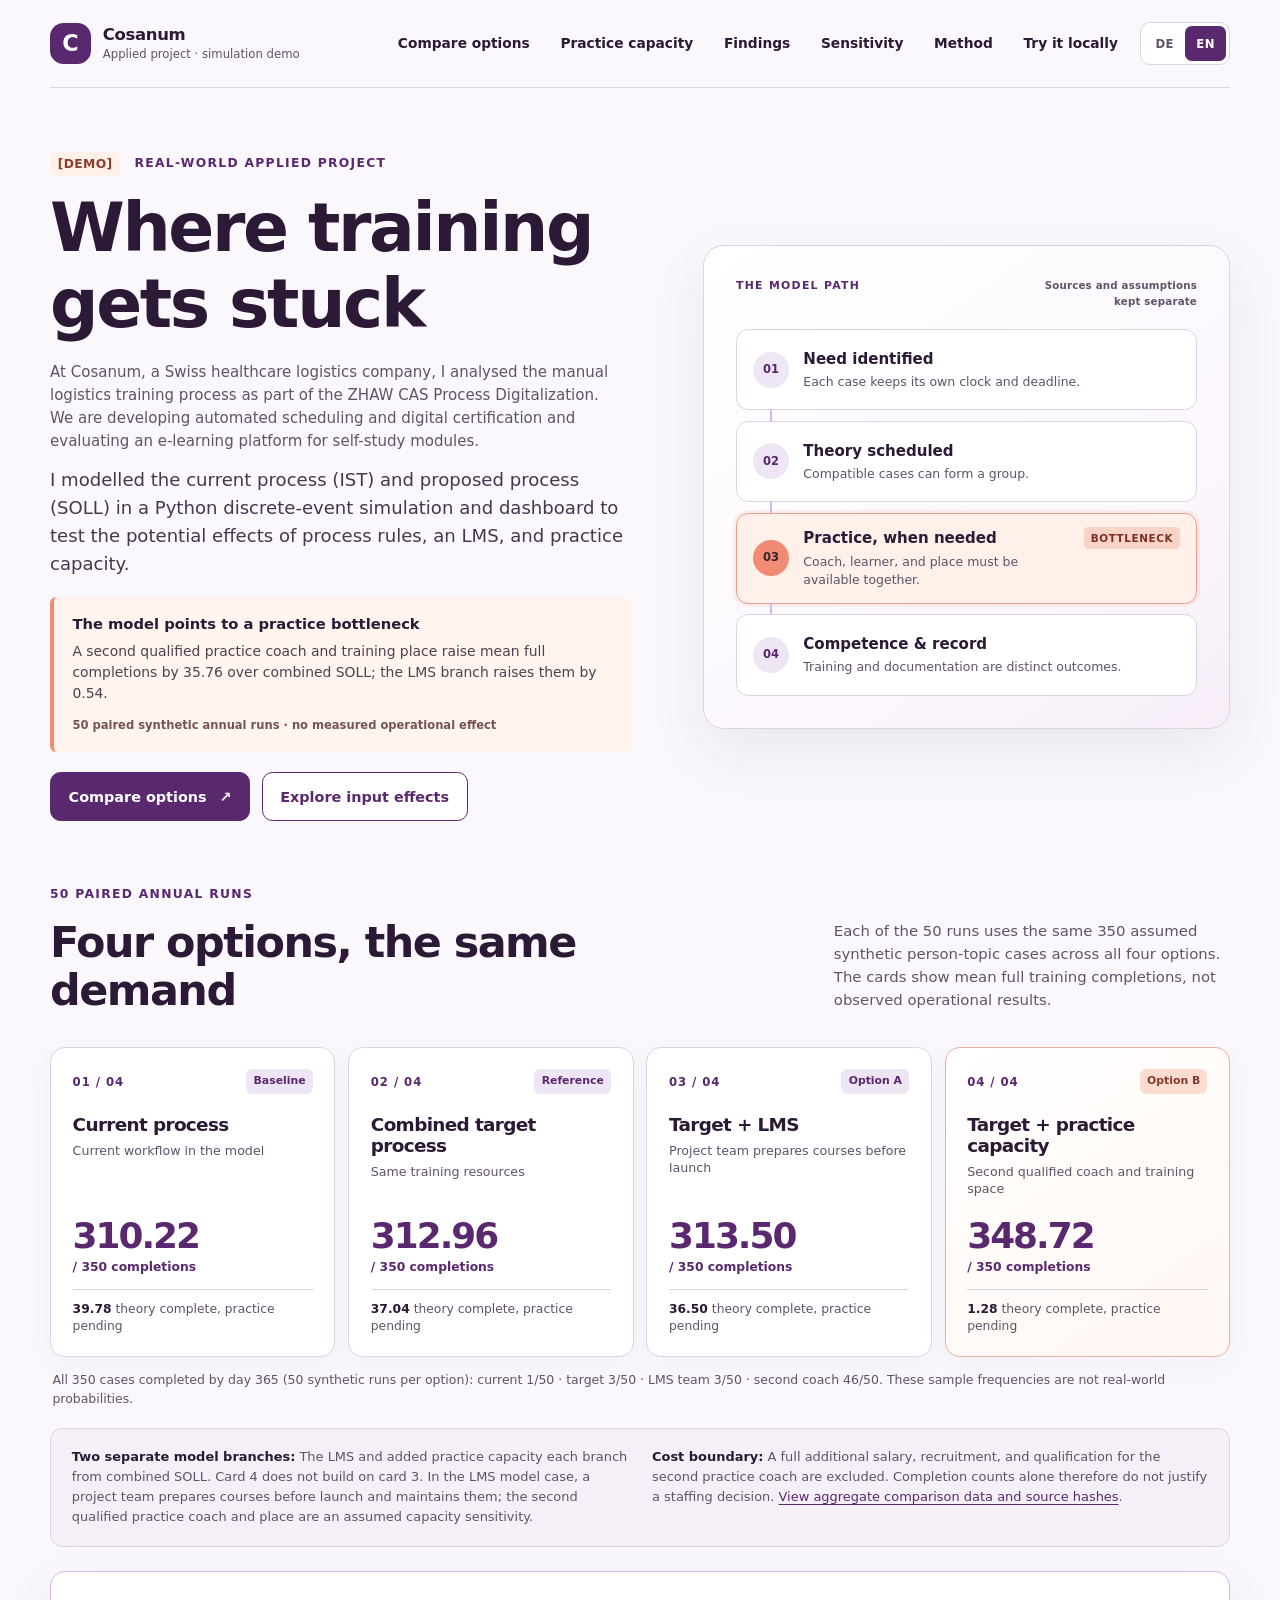
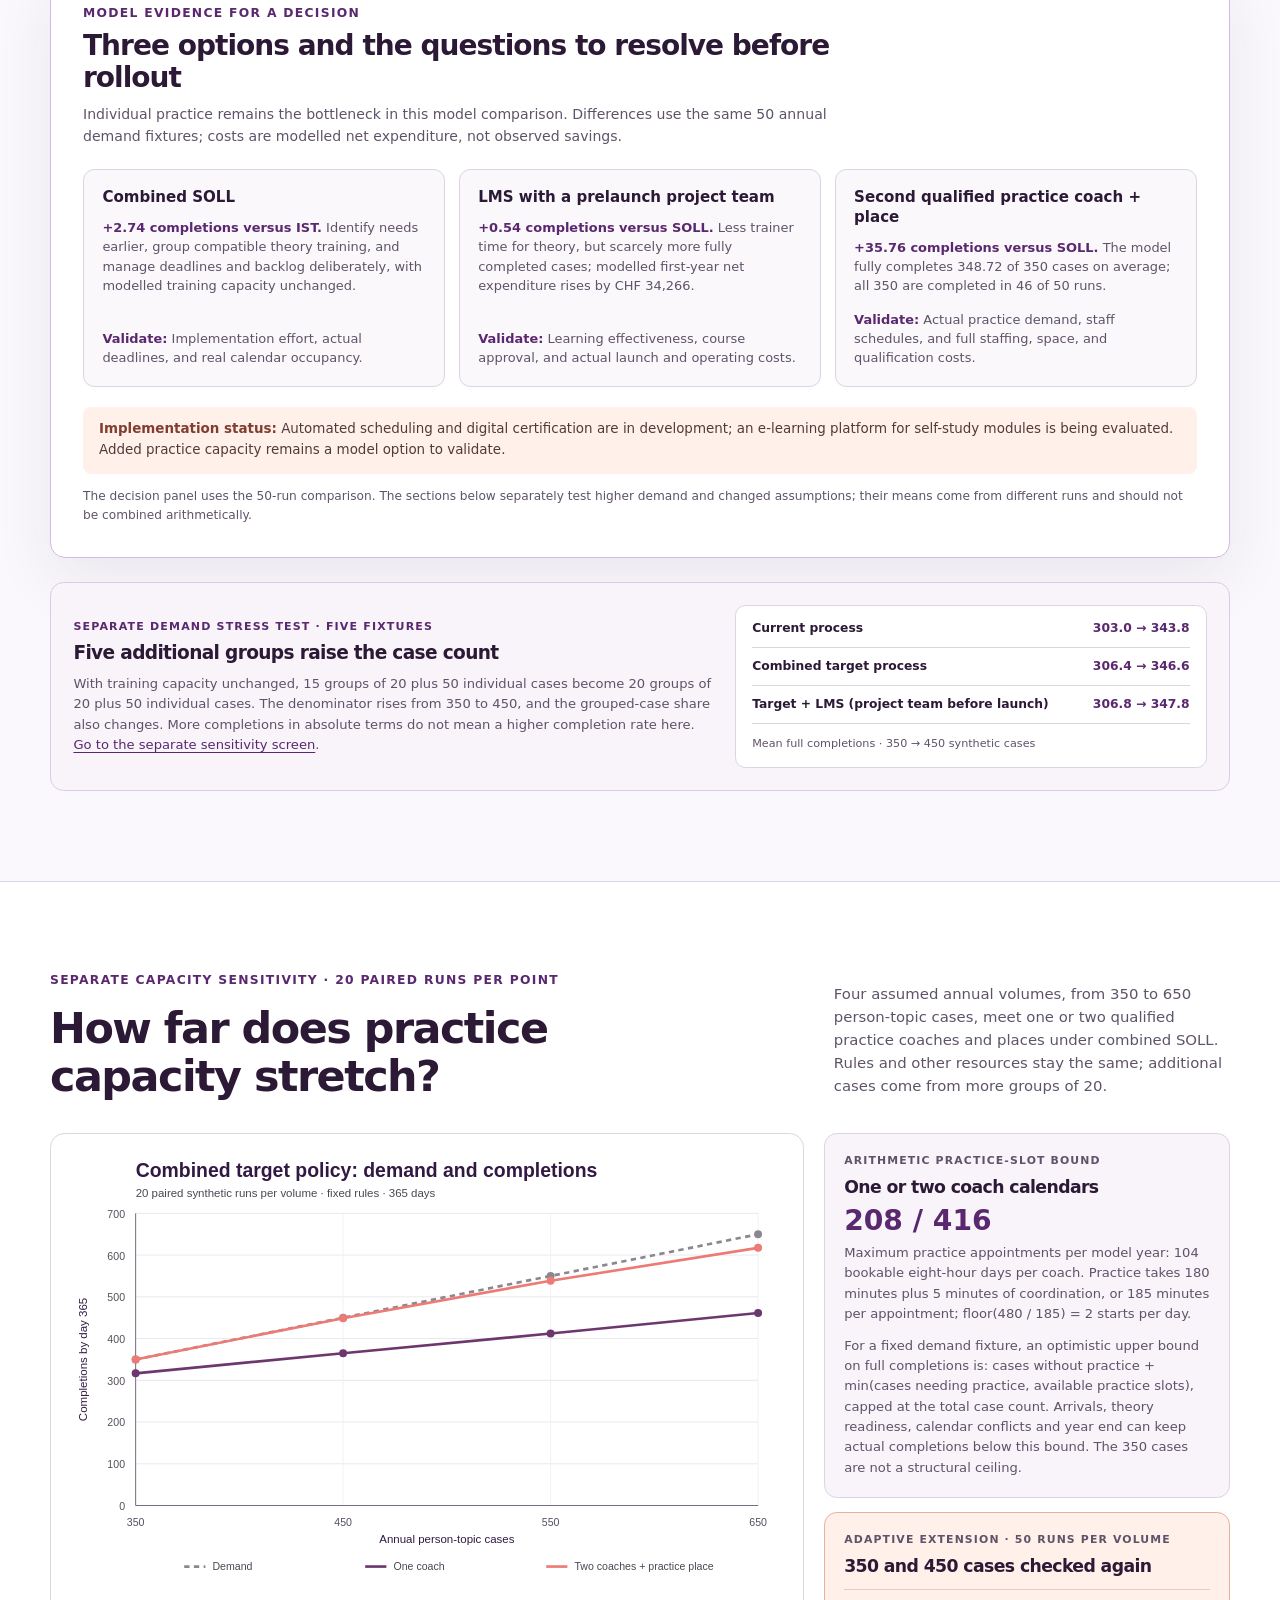
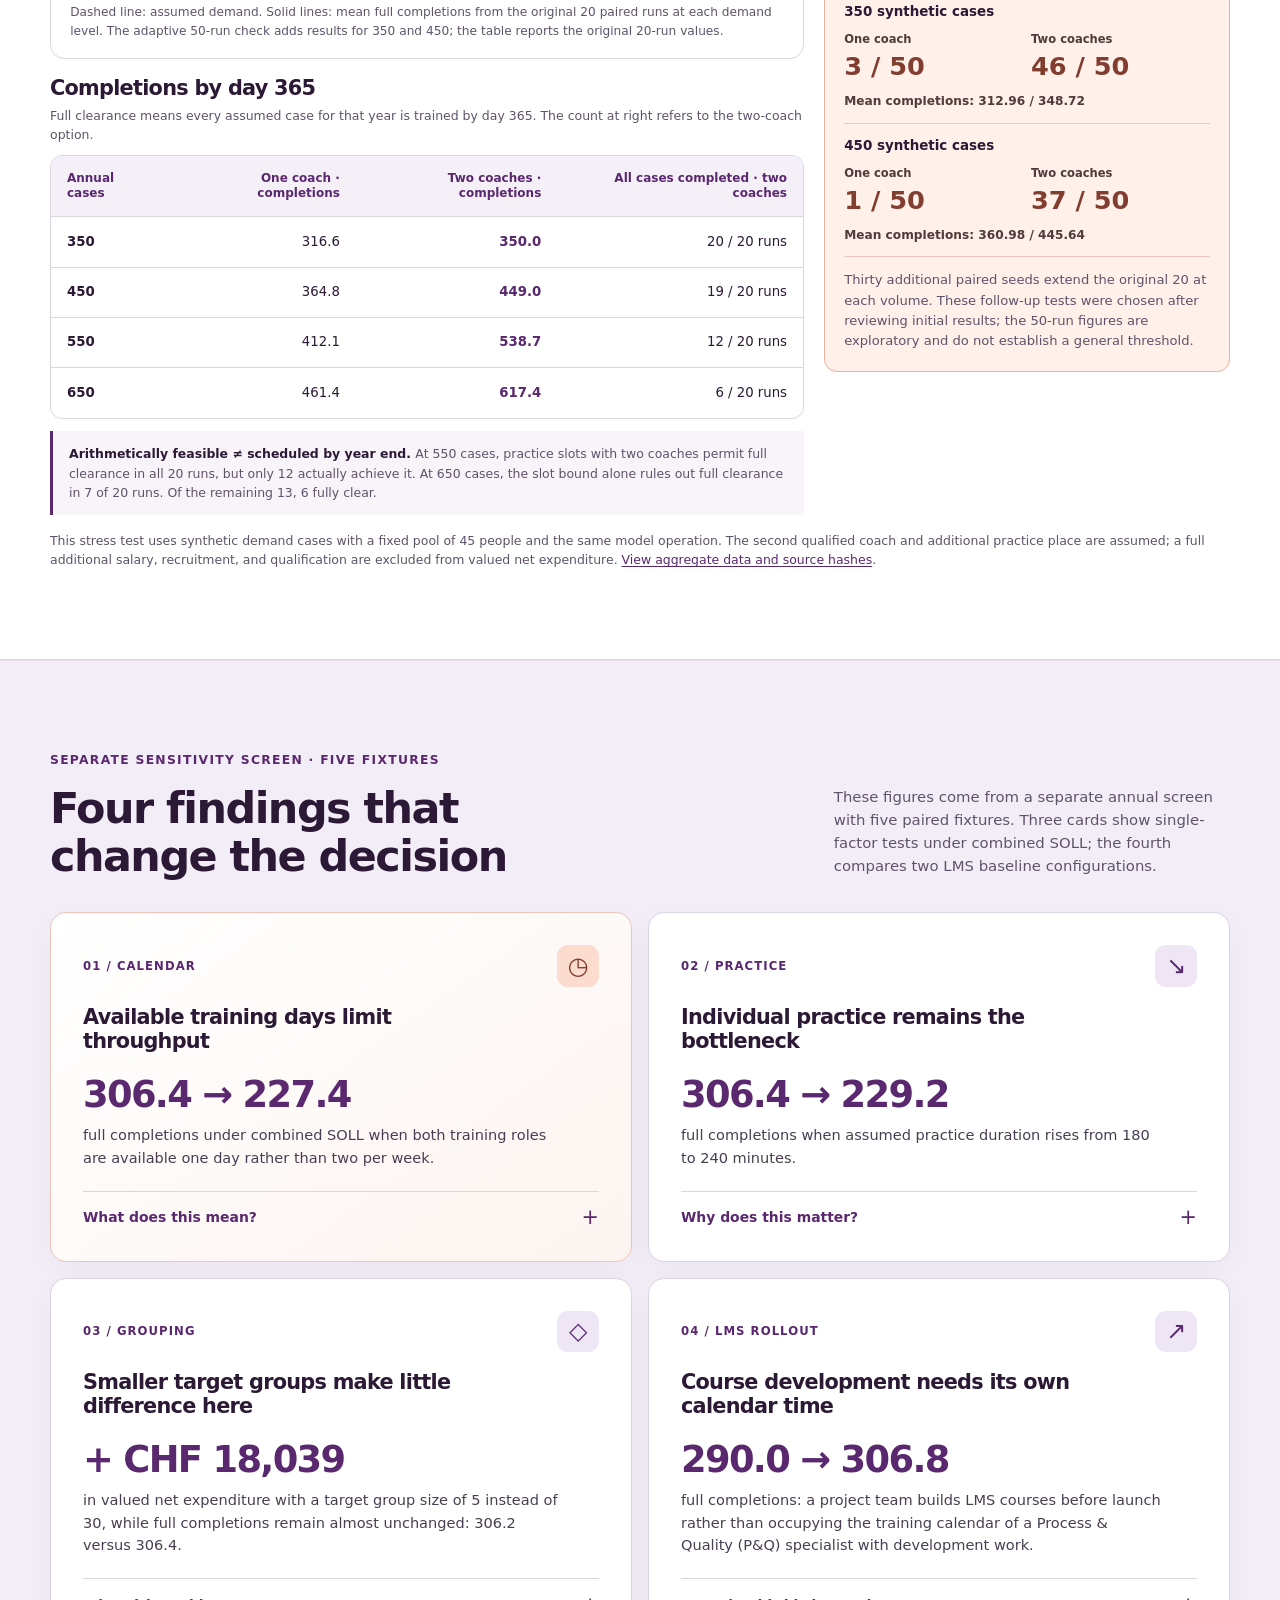
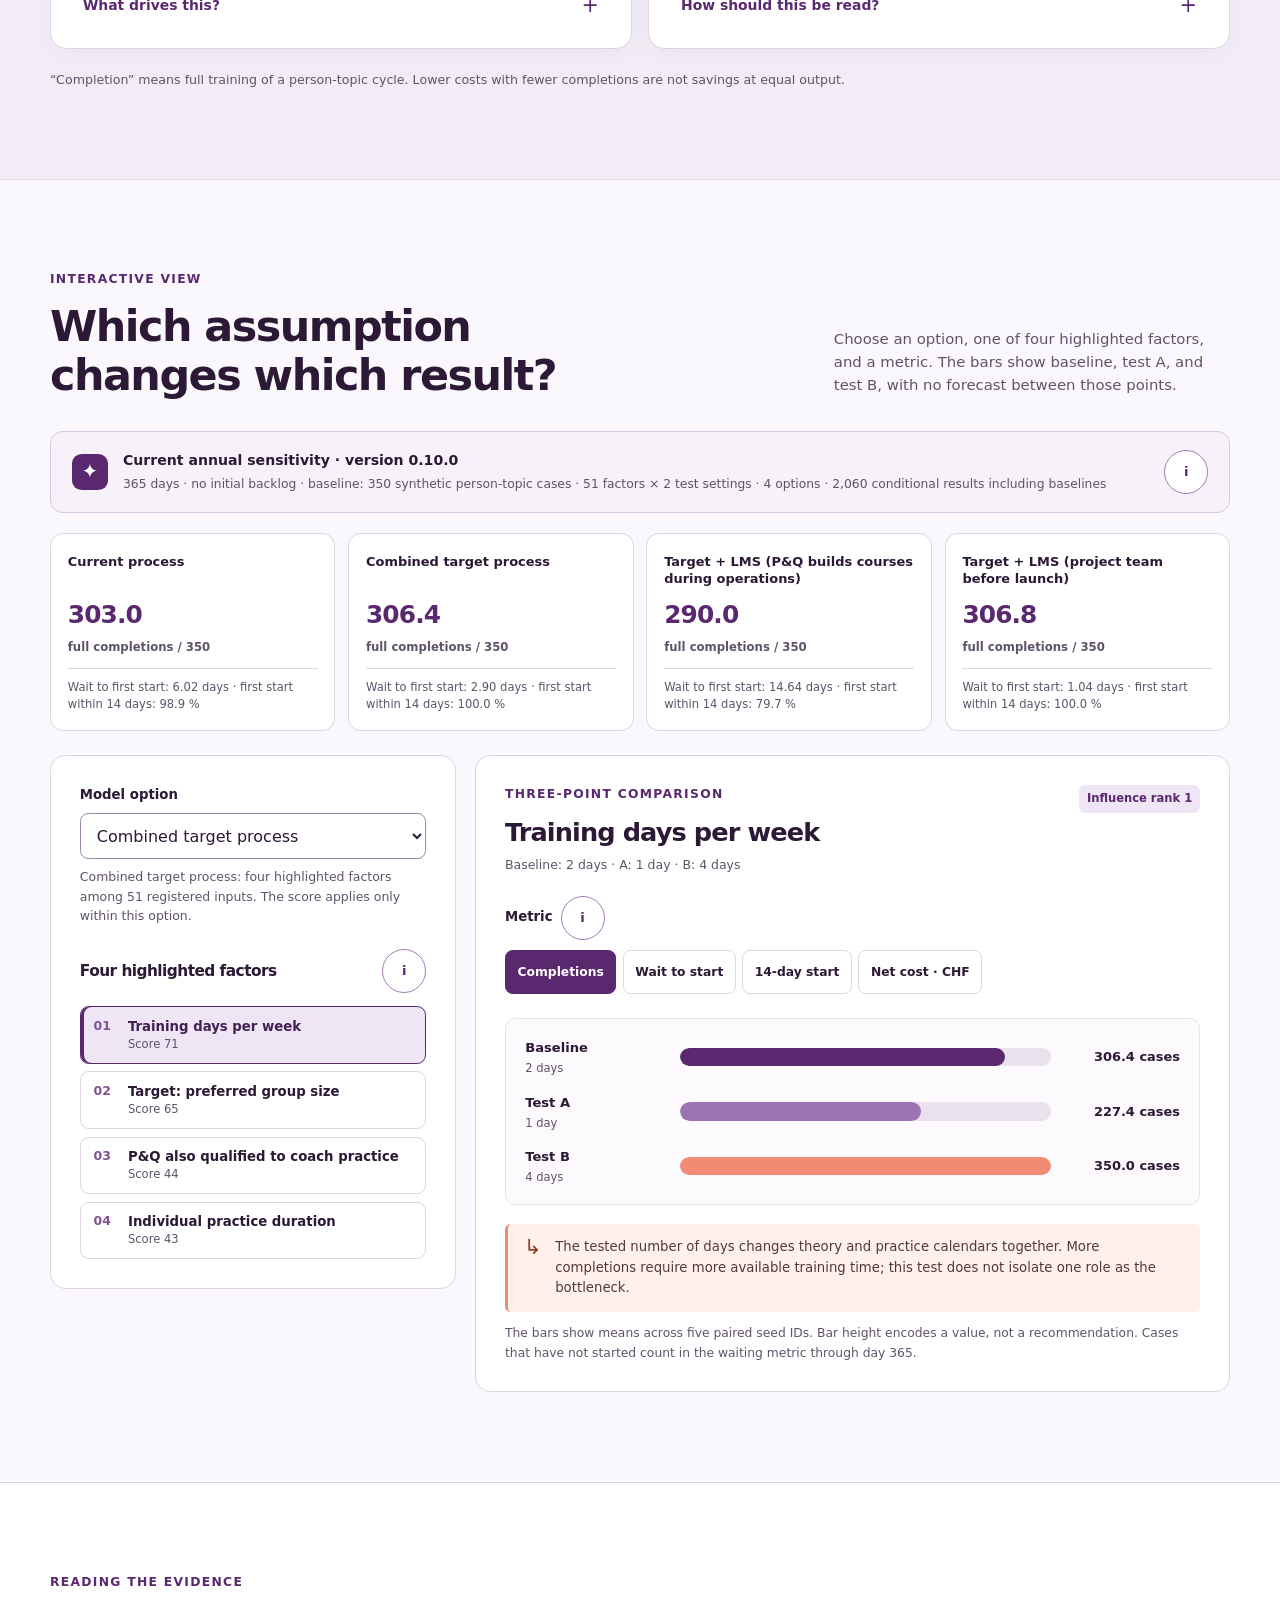
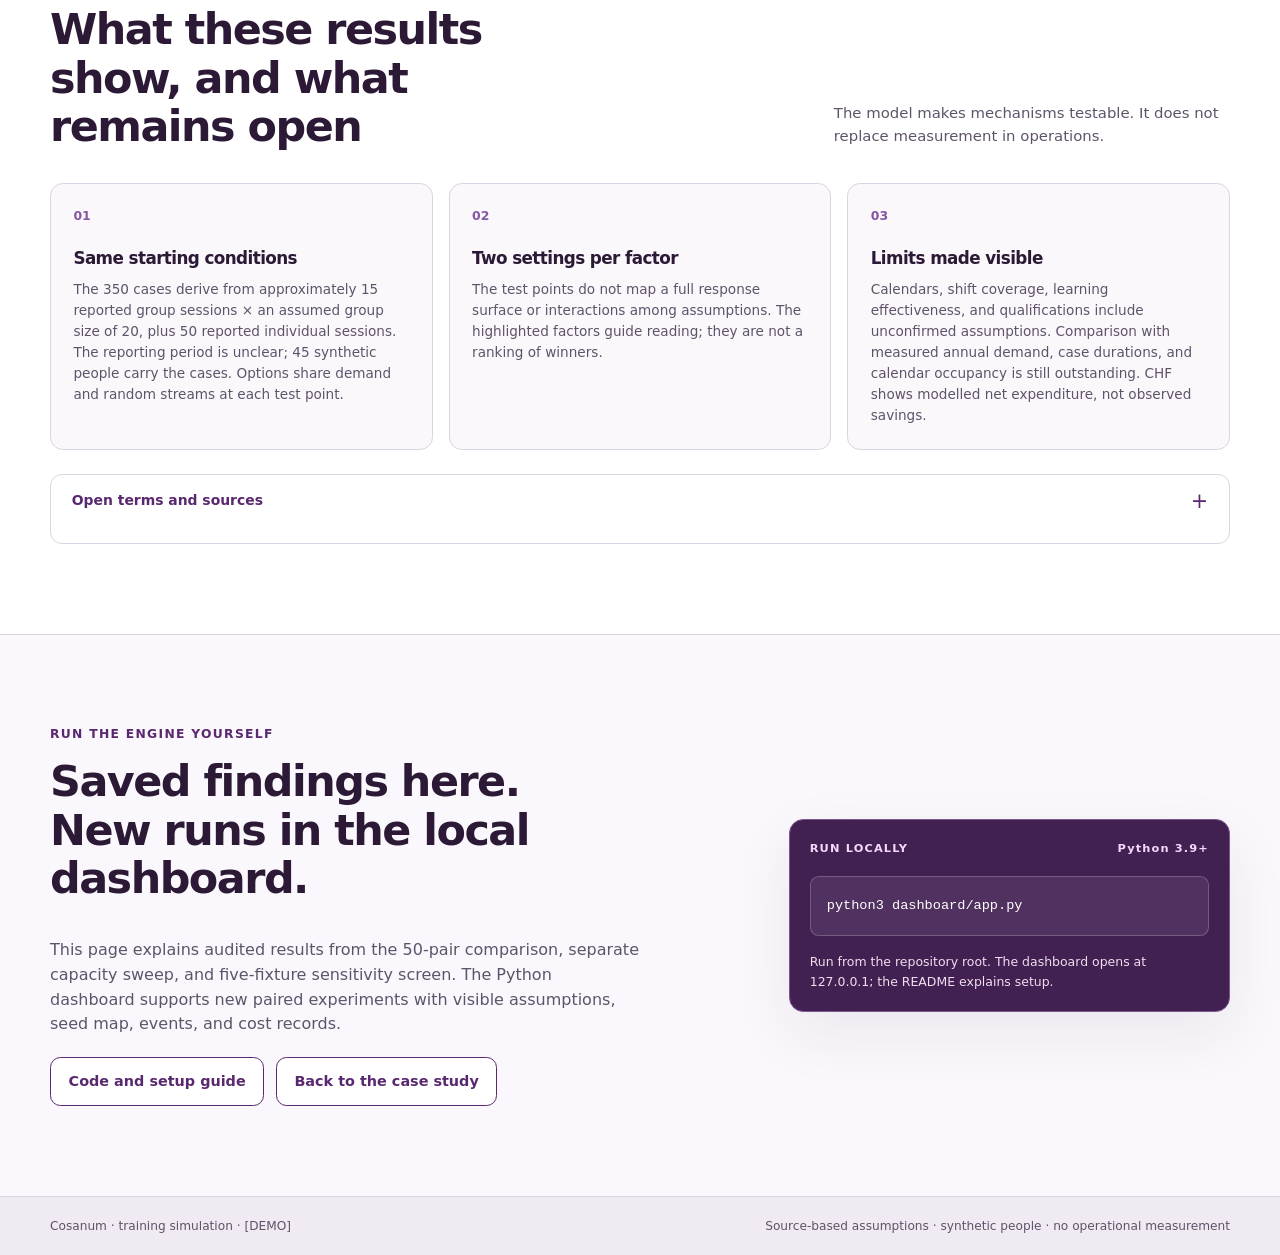
<file: site/index.html>
<!doctype html>
<html lang="de">
<head>
  <meta charset="utf-8">
  <meta name="viewport" content="width=device-width, initial-scale=1">
  <meta name="theme-color" content="#f8f5fa">
  <meta name="description" data-i18n-attr="content" content="Cosanum-Praxisprojekt im ZHAW CAS Process Digitalization: Simulation des manuellen Schulungsprozesses als Grundlage für Terminplanung, digitale Zertifizierung und E-Learning-Prüfung.">
  <title>Cosanum · Fallstudie zur Schulungskapazität</title>
  <link rel="icon" type="image/svg+xml" href="favicon.svg">
  <link rel="stylesheet" href="styles.css">
  <script src="i18n.js" defer></script>
  <script src="app.js" defer></script>
</head>
<body>
  <a class="skip-link" href="#main" data-i18n-text>Zum Inhalt springen</a>
  <header class="site-header">
    <a class="brand" href="#top" data-i18n-attr="aria-label" aria-label="Cosanum Fallstudie, zum Anfang">
      <span class="brand-mark" aria-hidden="true" data-i18n-text>C</span>
      <span><strong data-i18n-text>Cosanum</strong><small data-i18n-text>Praxisprojekt · Simulationsdemo</small></span>
    </a>
    <nav data-i18n-attr="aria-label" aria-label="Hauptnavigation">
      <a href="#comparison" data-i18n-text>Variantenvergleich</a>
      <a href="#frontier" data-i18n-text>Praxiskapazität</a>
      <a href="#lessons" data-i18n-text>Erkenntnisse</a>
      <a href="#explore" data-i18n-text>Sensitivität</a>
      <a href="#method" data-i18n-text>Methode</a>
      <a href="#local" data-i18n-text>Selbst testen</a>
    </nav>
    <div class="language-switch" role="group" data-i18n-attr="aria-label" aria-label="Sprache wählen">
      <button type="button" data-language="de" lang="de" data-i18n-attr="aria-label" aria-label="Deutsch anzeigen" aria-pressed="true" data-i18n-text>DE</button>
      <button type="button" data-language="en" lang="en" data-i18n-attr="aria-label" aria-label="Englisch anzeigen" aria-pressed="false" data-i18n-text>EN</button>
    </div>
  </header>

  <main id="main">
    <section class="hero wrap" id="top" aria-labelledby="hero-title">
      <div class="hero-copy">
        <p class="eyebrow" data-i18n-text><span class="demo-pill" data-i18n-text>[DEMO]</span> Reales Praxisprojekt</p>
        <h1 id="hero-title" data-i18n-text>Wo Schulungen ins Stocken geraten</h1>
        <p class="hero-context" data-i18n-text>Bei Cosanum, einem Schweizer Gesundheitslogistiker, analysierte ich im CAS Process Digitalization an der ZHAW den manuellen Schulungsprozess der Logistik. Wir entwickeln automatisierte Terminplanung und digitale Zertifizierung und prüfen eine E-Learning-Plattform für Selbstlernmodule.</p>
        <p class="lead" data-i18n-text>Ich habe IST und SOLL in einer Python-Ereignissimulation und einem Dashboard modelliert, um Effizienzpotenziale von Prozessregeln, LMS und Praxiskapazität zu prüfen.</p>
        <div class="hero-result"><strong data-i18n-text>Das Modell zeigt einen Praxisengpass</strong><p data-i18n-text>Eine zweite qualifizierte Praxisbegleitung samt Platz erhöht vollständige Abschlüsse im Mittel um 35.76 gegenüber dem kombinierten SOLL; LMS um 0.54.</p><small data-i18n-text>50 gepaarte synthetische Jahresläufe · keine gemessene Betriebswirkung</small></div>
        <div class="hero-actions"><a class="button primary" href="#comparison" data-i18n-text>Varianten vergleichen <span aria-hidden="true">↗</span></a><a class="button secondary" href="#explore" data-i18n-text>Einflussgrössen erkunden</a></div>
      </div>
      <div class="hero-visual" data-i18n-attr="aria-label" aria-label="Modellweg vom Schulungsbedarf bis zum Abschluss">
        <div class="visual-top"><span data-i18n-text>DER MODELLWEG</span><span class="visual-status" data-i18n-text>Quelle + Annahme getrennt</span></div>
        <ol class="process-flow">
          <li><span class="step-no">01</span><div><strong data-i18n-text>Bedarf erkannt</strong><small data-i18n-text>Jeder Fall behält seine eigene Uhr und Frist.</small></div></li>
          <li><span class="step-no">02</span><div><strong data-i18n-text>Theorie geplant</strong><small data-i18n-text>Kompatible Fälle können eine Gruppe bilden.</small></div></li>
          <li class="flow-focus"><span class="step-no">03</span><div><strong data-i18n-text>Praxis, falls nötig</strong><small data-i18n-text>Coach, Person und Ort müssen gleichzeitig frei sein.</small></div><span class="focus-label" data-i18n-text>Engpass</span></li>
          <li><span class="step-no">04</span><div><strong data-i18n-text>Kompetenz &amp; Nachweis</strong><small data-i18n-text>Schulung und Dokumentation sind getrennte Ergebnisse.</small></div></li>
        </ol>
      </div>
    </section>

    <section class="section comparison-section" id="comparison" aria-labelledby="comparison-title">
      <div class="wrap">
        <div class="section-heading"><div><p class="eyebrow" data-i18n-text>50 GEPAARTE JAHRESLÄUFE</p><h2 id="comparison-title" data-i18n-text>Vier Varianten, derselbe Bedarf</h2></div><p data-i18n-text>Jeder der 50 Läufe nutzt dieselben 350 angenommenen synthetischen Person-Thema-Fälle für alle vier Varianten. Die Karten zeigen mittlere vollständige Schulungsabschlüsse, keine beobachteten Betriebsergebnisse.</p></div>
        <div class="comparison-grid" id="comparison-grid" data-i18n-attr="aria-label" aria-label="Vergleich von vier Modellvarianten"><p data-i18n-text>Geprüfte Vergleichswerte werden geladen …</p></div>
        <p class="comparison-clearance" id="comparison-clearance" data-i18n-text>Vollständige Jahresabschlüsse werden geladen …</p>
        <div class="comparison-notes">
          <p data-i18n-text><strong data-i18n-text>Zwei getrennte Modellvarianten:</strong> LMS und zusätzliche Praxiskapazität starten jeweils beim kombinierten SOLL. Karte 4 baut nicht auf Karte 3 auf. Im LMS-Modellfall bereitet ein Projektteam Kurse vor der Einführung vor und übernimmt ihre Pflege; die zweite qualifizierte Praxisbegleitung samt Platz ist eine angenommene Kapazitätssensitivität.</p>
          <p data-i18n-text><strong data-i18n-text>Kostengrenze:</strong> Ein volles zusätzliches Gehalt, Rekrutierung und Qualifizierung der zweiten Praxisbegleitung sind nicht eingepreist. Die Abschlusszahlen allein begründen daher keine Personalentscheidung. <a href="data/comparison.json" data-i18n-text>Aggregierte Vergleichsdaten und Quellen-Hashes ansehen</a>.</p>
        </div>
        <div class="decision-panel" aria-labelledby="decision-title">
          <div class="decision-intro"><p class="eyebrow" data-i18n-text>ENTSCHEIDUNGSGRUNDLAGE AUS DEM MODELL</p><h3 id="decision-title" data-i18n-text>Drei Optionen und ihre offenen Fragen für die Umsetzung</h3><p data-i18n-text>Im modellierten Vergleich ist die individuelle Praxis der verbleibende Engpass. Die Differenzen beziehen sich auf dieselben 50 Jahreslagen; die Kosten sind modellierter Nettoaufwand, keine beobachteten Einsparungen.</p></div>
          <div class="decision-list">
            <article><h4 data-i18n-text>Kombiniertes SOLL</h4><p data-i18n-text><strong data-i18n-text>+2.74 Abschlüsse gegenüber IST.</strong> Bedarf früher erkennen, geeignete Theorie gruppieren und Fristen sowie Rückstände gezielt steuern – mit unveränderter modellierter Schulungskapazität.</p><p class="decision-check" data-i18n-text><strong data-i18n-text>Prüfen:</strong> Umsetzungsaufwand, echte Fristen und reale Kalenderbelegung.</p></article>
            <article><h4 data-i18n-text>LMS mit Projektteam vor Einführung</h4><p data-i18n-text><strong data-i18n-text>+0.54 Abschlüsse gegenüber SOLL.</strong> Weniger Trainerzeit für Theorie, aber kaum mehr vollständige Fälle; der modellierte Nettoaufwand im ersten Jahr steigt um CHF 34’266.</p><p class="decision-check" data-i18n-text><strong data-i18n-text>Prüfen:</strong> Lernwirksamkeit, Kursfreigabe und tatsächliche Einführungs- und Betriebskosten.</p></article>
            <article><h4 data-i18n-text>Zweite qualifizierte Praxisbegleitung + Platz</h4><p data-i18n-text><strong data-i18n-text>+35.76 Abschlüsse gegenüber SOLL.</strong> Im Modell werden 348.72 von 350 Fällen vollständig abgeschlossen; in 46 von 50 Läufen alle 350.</p><p class="decision-check" data-i18n-text><strong data-i18n-text>Prüfen:</strong> Reale Praxisnachfrage, Dienstplan und volle Personal-, Raum- und Qualifizierungskosten.</p></article>
          </div>
          <p class="decision-next" data-i18n-text><strong data-i18n-text>Stand der Umsetzung:</strong> Automatisierte Terminplanung und digitale Zertifizierung sind in Entwicklung; eine E-Learning-Plattform für Selbstlernmodule wird evaluiert. Zusätzliche Praxiskapazität bleibt eine zu validierende Modelloption.</p>
          <p class="decision-study-note" data-i18n-text>Die Entscheidungstabelle nutzt den 50-Läufe-Vergleich. Die Abschnitte darunter prüfen separat höhere Nachfrage und veränderte Annahmen; ihre Mittelwerte stammen aus anderen Testläufen und sind nicht direkt miteinander zu verrechnen.</p>
        </div>
        <aside class="volume-stress" aria-labelledby="volume-stress-title">
          <div><p class="eyebrow" data-i18n-text>SEPARATER NACHFRAGE-STRESSTEST · FÜNF AUSGANGSLAGEN</p><h3 id="volume-stress-title" data-i18n-text>Fünf weitere Gruppen erhöhen die Fallzahl</h3><p data-i18n-text>Bei gleicher Schulungskapazität werden aus 15 Gruppen à 20 plus 50 Einzelfällen 20 Gruppen à 20 plus 50 Einzelfälle. Der Nenner steigt von 350 auf 450; zugleich verschiebt sich der Anteil gruppierter Fälle. Mehr absolute Abschlüsse bedeuten hier keine höhere Abschlussquote. <a href="#explore" data-i18n-text>Zum separaten Sensitivitätsscreen</a>.</p></div>
          <div class="volume-values" id="volume-stress-values" data-i18n-attr="aria-label" aria-label="Abschlüsse bei 350 und 450 Fällen"><p data-i18n-text>Gespeicherte Stresswerte werden geladen …</p></div>
        </aside>
      </div>
    </section>

    <section class="section frontier-section" id="frontier" aria-labelledby="frontier-title">
      <div class="wrap">
        <div class="section-heading"><div><p class="eyebrow" data-i18n-text>SEPARATE KAPAZITÄTSSENSITIVITÄT · 20 GEPAARTE LÄUFE JE PUNKT</p><h2 id="frontier-title" data-i18n-text>Wie weit reicht die Praxiskapazität?</h2></div><p data-i18n-text>Vier angenommene Jahresmengen von 350 bis 650 Person-Thema-Fällen treffen im kombinierten SOLL auf einen oder zwei qualifizierte Praxis-Coaches samt Plätzen. Regeln und übrige Ressourcen bleiben gleich; zusätzliche Fälle entstehen durch weitere 20er-Gruppen.</p></div>
        <div class="frontier-layout">
          <div class="frontier-primary">
            <figure class="frontier-figure"><img src="data/completion_frontier.svg" data-i18n-attr="alt src" alt="Linienvergleich der ursprünglichen 20 gepaarten Jahresläufe je Bedarfsmenge: Zwei Praxis-Coaches liegen an allen vier Punkten über einem Coach. Bei 350 Fällen erreicht die Zwei-Coach-Kurve die Nachfrage; der separate 50-Läufe-Check zeigt ein anderes Mittel." width="820" height="505" loading="lazy"><figcaption data-i18n-text>Gestrichelte Linie: angenommener Bedarf. Durchgezogene Linien: mittlere vollständige Abschlüsse aus den ursprünglichen 20 gepaarten Läufen je Nachfragepunkt. Der adaptive 50-Läufe-Check ergänzt die Werte für 350 und 450; die Tabelle nennt die ursprünglichen 20er-Werte.</figcaption></figure>
            <div class="frontier-table-intro"><h3 data-i18n-text>Abschlüsse bis Tag 365</h3><p data-i18n-text>Vollständig frei bedeutet: Alle angenommenen Fälle dieses Jahres sind bis Tag 365 geschult. Die Anzahl rechts bezieht sich auf die Variante mit zwei Praxis-Coaches.</p><p class="frontier-scroll-hint" data-i18n-text>Tabelle seitlich wischen oder mit Pfeiltasten verschieben.</p></div>
            <div class="frontier-table-scroll" id="frontier-table" role="region" tabindex="0" data-i18n-attr="aria-label" aria-label="Tabelle der vollständigen Abschlüsse nach Jahresmenge und Praxis-Coaches"><p data-i18n-text>Geprüfte Kapazitätswerte werden geladen …</p></div>
            <p class="frontier-arithmetic" id="frontier-arithmetic" data-i18n-text>Der Vergleich von rechnerischer Termingrenze und tatsächlicher Planung wird geladen …</p>
          </div>
          <div class="frontier-aside">
            <div class="frontier-bound" id="frontier-bound"><p data-i18n-text>Geprüfte Kalendergrenzen werden geladen …</p></div>
            <div class="frontier-confirmation" id="frontier-confirmation" aria-live="polite"><p data-i18n-text>Die zusätzlichen Checks bei 350 und 450 Fällen werden geladen …</p></div>
          </div>
        </div>
        <p class="frontier-footnote" data-i18n-text>Dieser Stresstest nutzt synthetische Bedarfsfälle bei festem 45-Personen-Pool und gleichem Modellbetrieb. Die zweite Fachperson und der zusätzliche Praxisplatz sind angenommen; ein volles zusätzliches Gehalt sowie Rekrutierung und Qualifizierung sind im bewerteten Nettoaufwand nicht enthalten. <a href="data/frontier.json" data-i18n-text>Aggregierte Daten und Quellen-Hashes ansehen</a>.</p>
      </div>
    </section>

    <section class="section section-soft" id="lessons" aria-labelledby="lessons-title">
      <div class="wrap">
        <div class="section-heading"><div><p class="eyebrow" data-i18n-text>SEPARATER SENSITIVITÄTSSCREEN · FÜNF AUSGANGSLAGEN</p><h2 id="lessons-title" data-i18n-text>Vier Befunde, die den Entscheid verändern</h2></div><p data-i18n-text>Diese Zahlen stammen aus einem separaten jährlichen Screen mit fünf gepaarten Ausgangslagen. Drei Karten zeigen Einzelfaktor-Tests im kombinierten SOLL; die vierte vergleicht zwei LMS-Basiskonfigurationen.</p></div>
        <div class="lesson-grid">
          <article class="lesson-card featured">
            <div class="card-top"><span class="card-index" data-i18n-text>01 / Kalender</span><span class="card-symbol" aria-hidden="true">◷</span></div>
            <h3 data-i18n-text>Verfügbare Trainingstage begrenzen den Durchsatz</h3>
            <p class="lesson-value"><strong>306.4 → 227.4</strong><span data-i18n-text>volle Abschlüsse bei kombiniertem SOLL, wenn beide Trainingsrollen statt zwei nur einen Tag pro Woche verfügbar sind.</span></p>
            <details class="explain"><summary data-i18n-text>Was bedeutet das? <span aria-hidden="true">+</span></summary><p data-i18n-text>Bei vier Tagen erreicht derselbe Test 350 Abschlüsse. Der Faktor ändert die Kalender von Theorie und Praxis zugleich; er beweist keinen isolierten Personalbedarf.</p></details>
          </article>
          <article class="lesson-card">
            <div class="card-top"><span class="card-index" data-i18n-text>02 / Praxis</span><span class="card-symbol" aria-hidden="true">↘</span></div>
            <h3 data-i18n-text>Individuelle Praxis bleibt der Engpass</h3>
            <p class="lesson-value"><strong>306.4 → 229.2</strong><span data-i18n-text>volle Abschlüsse, wenn die angenommene Praxisdauer von 180 auf 240 Minuten steigt.</span></p>
            <details class="explain"><summary data-i18n-text>Warum ist das wichtig? <span aria-hidden="true">+</span></summary><p data-i18n-text>Bei 120 Minuten entstehen 348.2 Abschlüsse. Das ist ein Testbereich für Arbeitslast, keine gemessene Verkürzung durch eine neue Schulungsmethode.</p></details>
          </article>
          <article class="lesson-card">
            <div class="card-top"><span class="card-index" data-i18n-text>03 / Gruppierung</span><span class="card-symbol" aria-hidden="true">◇</span></div>
            <h3 data-i18n-text>Kleinere Zielgruppen helfen hier kaum</h3>
            <p class="lesson-value"><strong data-i18n-text>+ CHF 18’039</strong><span data-i18n-text>bewerteter Nettoaufwand bei Zielgrösse 5 statt 30, während volle Abschlüsse nahezu gleich bleiben: 306.2 statt 306.4.</span></p>
            <details class="explain"><summary data-i18n-text>Was steckt dahinter? <span aria-hidden="true">+</span></summary><p data-i18n-text>Die begrenzte Erststart-Wartezeit steigt von 2.90 auf 6.05 Tage. Die physische Kapazität bleibt 45; getestet wurde nur die bevorzugte Zielgrösse.</p></details>
          </article>
          <article class="lesson-card">
            <div class="card-top"><span class="card-index" data-i18n-text>04 / LMS-Einführung</span><span class="card-symbol" aria-hidden="true">↗</span></div>
            <h3 data-i18n-text>Materialarbeit braucht eigene Kalenderzeit</h3>
            <p class="lesson-value"><strong>290.0 → 306.8</strong><span data-i18n-text>volle Abschlüsse: Ein Projektteam erstellt LMS-Kurse vor Start, statt den Schulungskalender einer Fachperson aus Process &amp; Quality (P&amp;Q) mit dem Aufbau zu belegen.</span></p>
            <details class="explain"><summary data-i18n-text>Wie ist das zu lesen? <span aria-hidden="true">+</span></summary><p data-i18n-text>Die begrenzte Erststart-Wartezeit sinkt von 14.64 auf 1.04 Tage; der bewertete Nettoaufwand im ersten Jahr steigt um CHF 4’953.17. Das Projektteam übernimmt auch die laufende Pflege. Die Variante ändert verfügbare Lehrzeit und Kursfreigabe zugleich; sie isoliert keinen einzelnen Effekt.</p></details>
          </article>
        </div>
        <p class="section-footnote" data-i18n-text>„Abschluss“ bedeutet vollständige Schulung eines Person-Thema-Zyklus. Niedrigere Kosten bei weniger Abschlüssen sind keine Einsparung bei gleicher Leistung.</p>
      </div>
    </section>

    <section class="section wrap" id="explore" aria-labelledby="explore-title">
      <div class="section-heading"><div><p class="eyebrow" data-i18n-text>INTERAKTIVER EINBLICK</p><h2 id="explore-title" data-i18n-text>Welche Annahme bewegt welches Ergebnis?</h2></div><p data-i18n-text>Wähle eine Variante, eine der vier markierten Einflussgrössen und eine Kennzahl. Die Balken zeigen Basis, Test A und Test B – keine Prognose zwischen diesen Punkten.</p></div>
      <div class="study-banner"><span class="study-icon" aria-hidden="true">✦</span><div><strong data-i18n-text>Aktuelle jährliche Sensitivität · Version 0.10.0</strong><small data-i18n-text>365 Tage · kein Altbestand · Basis: 350 synthetische Person-Thema-Fälle · 51 Faktoren × 2 Testwerte · 4 Varianten · 2’060 bedingte Ergebnisse inklusive Basis</small></div><details class="tip"><summary data-i18n-attr="aria-label" aria-label="Versuchsaufbau erklären" data-i18n-text>i</summary><p data-i18n-text>Fünf gepaarte Seed-IDs (600–604): Die vier Varianten teilen Bedarfsfälle innerhalb jedes Testpunkts. Nachfragefaktoren können die Fallzahl ändern. Die 2’060 Ergebnisse enthalten 20 Basiswerte und sind keine unabhängigen Stichproben. Hier gibt es keine Konfidenzintervalle.</p></details></div>
      <div class="baseline-grid" id="baseline-grid" data-i18n-attr="aria-label" aria-label="Basiswerte des fünf-Fixture-Screens"><p data-i18n-text>Gespeicherte Studienwerte werden geladen …</p></div>
      <div class="explorer">
        <div class="explorer-controls">
          <label class="field-label" for="scenario-select" data-i18n-text>Modellvariante</label><select id="scenario-select" aria-describedby="scenario-description"></select>
          <p id="scenario-description" class="control-note" data-i18n-text>Wähle die Variante für den Einflussindex.</p>
          <div class="factor-heading"><h3 data-i18n-text>Vier markierte Einflussgrössen</h3><details class="tip"><summary data-i18n-attr="aria-label" aria-label="Einflussindex erklären" data-i18n-text>i</summary><p data-i18n-text>Der Index vergleicht die Grösse der getesteten A/B-Reaktionen innerhalb einer Variante. Vier Kennzahlen zählen gleich. Er hängt von Testbereichen und Gewichtung ab; hohe Werte bedeuten weder Nutzen noch eine statistisch gesicherte Rangfolge.</p></details></div>
          <div id="factor-list" class="factor-list" role="group" data-i18n-attr="aria-label" aria-label="Einflussgrösse wählen"></div>
        </div>
        <div class="explorer-result" aria-live="polite">
          <div class="result-head"><div><p class="eyebrow" data-i18n-text>VERGLEICH VON DREI PUNKTEN</p><h3 id="factor-title" data-i18n-text>Einflussgrösse</h3><p id="factor-settings" class="control-note"></p></div><span id="factor-rank" class="rank-badge"></span></div>
          <div class="metric-heading"><span data-i18n-text>Kennzahl</span><details class="tip"><summary data-i18n-attr="aria-label" aria-label="Kennzahlen erklären" data-i18n-text>i</summary><p data-i18n-text><strong data-i18n-text>Abschlüsse</strong> zählen vollständig geschulte Person-Thema-Fälle. <strong data-i18n-text>Erststart-Warten</strong> zählt bei noch ungestarteten Fällen bis Tag 365. <strong data-i18n-text>14-Tage-Start</strong> nutzt nur fällige Fälle als Nenner. <strong data-i18n-text>CHF</strong> ist bewerteter Nettoaufwand: Arbeit und LMS-Portfolio abzüglich Praxisgutschrift, keine beobachtete Einsparung.</p></details></div>
          <div class="metric-tabs" id="metric-tabs" role="group" data-i18n-attr="aria-label" aria-label="Kennzahl wählen"></div>
          <div class="chart" id="factor-chart" role="img" data-i18n-attr="aria-label" aria-label="Vergleich der drei getesteten Werte"></div>
          <div class="result-insight"><span aria-hidden="true">↳</span><p id="factor-insight"></p></div>
          <p class="chart-footnote" data-i18n-text>Die Balken zeigen Mittelwerte der fünf gepaarten Seed-IDs. Die Höhe kodiert einen Wert, keine Empfehlung. Noch nicht gestartete Fälle zählen in der Wartekennzahl bis Tag 365.</p>
        </div>
      </div>
    </section>

    <section class="section section-method" id="method" aria-labelledby="method-title"><div class="wrap">
      <div class="section-heading"><div><p class="eyebrow" data-i18n-text>EVIDENZ RICHTIG LESEN</p><h2 id="method-title" data-i18n-text>Was diese Ergebnisse zeigen – und was offen bleibt</h2></div><p data-i18n-text>Das Modell macht Wirkmechanismen prüfbar. Es ersetzt keine Messung im Betrieb.</p></div>
      <div class="method-grid">
        <article><span class="method-no">01</span><h3 data-i18n-text>Gleiche Ausgangslage</h3><p data-i18n-text>Die 350 Fälle entstehen aus ungefähr 15 genannten Gruppenterminen × angenommener Gruppengrösse 20 plus 50 genannten Einzelterminen. Der Zeitraum der Angabe ist unklar; 45 synthetische Personen verteilen die Fälle. Varianten teilen Bedarf und Zufallsströme je Testpunkt.</p></article>
        <article><span class="method-no">02</span><h3 data-i18n-text>Zwei Werte pro Faktor</h3><p data-i18n-text>Die Testpunkte bilden weder eine ganze Wirkungsfläche noch Wechselwirkungen zwischen Annahmen ab. Die markierten Faktoren sind ein Leseweg, keine Siegerliste.</p></article>
        <article><span class="method-no">03</span><h3 data-i18n-text>Grenzen sichtbar</h3><p data-i18n-text>Kalender, Schichtdeckung, Lernwirksamkeit und Qualifikation enthalten unbestätigte Annahmen. Ein Abgleich mit gemessener Jahresnachfrage, Falldauern und Kalenderbelegung steht aus. CHF zeigt modellierten Nettoaufwand, keine beobachtete Einsparung.</p></article>
      </div>
      <details class="method-details"><summary data-i18n-text>Begriffe und Quellen öffnen <span aria-hidden="true">+</span></summary><div class="glossary"><p data-i18n-text><strong data-i18n-text>Ein Fall:</strong> Ein Schulungsbedarf für eine Person zu einem Thema in einem Bedarfszyklus; eine Person kann mehrere Fälle haben. Die 350 Fälle pro Modelljahr sind eine Testannahme, keine gemessene Jahresfallzahl.</p><p data-i18n-text><strong data-i18n-text>Begrenzte Erststart-Wartezeit:</strong> Tage vom erkannten Bedarf bis zum ersten Start; ohne Start zählt die Zeit bis Tag 365.</p><p data-i18n-text><strong data-i18n-text>Start binnen 14 Tagen:</strong> Anteil rechtzeitiger erster Starts unter Fällen, deren Vergleichsfrist bis Tag 365 fällig wurde. Das ist keine Abschlussquote und keine IST-Timeout-Regel.</p><p data-i18n-text><strong data-i18n-text>Bewerteter Nettoaufwand:</strong> Bruttobewertung der Tätigkeiten plus LMS-Portfolio abzüglich Praxisgutschrift. Unterschiedliche Abschlüsse machen den Kostenunterschied nicht zu einer Einsparung bei gleicher Leistung.</p><p data-i18n-text><strong data-i18n-text>Quellen:</strong> Der Variantenvergleich kommt aus 50 neu geprüften gepaarten Läufen vom 26.10.2026; seine Auswahl steht in <a href="data/comparison.json" data-i18n-text>comparison.json</a>. Der Kapazitätssweep mit ursprünglich 20 Läufen je Bedarfsmenge und adaptiven Zusatzchecks bei 350 und 450 Fällen steht in <a href="data/frontier.json" data-i18n-text>frontier.json</a>. Der separate Sensitivitätsscreen nutzt <code data-i18n-text>Sensitivitaet_Detailwerte.csv</code>, <code data-i18n-text>Sensitivitaet_Parameterbereiche.csv</code>, <code data-i18n-text>Sensitivitaet_Top4.csv</code> und das geprüfte Jahresaudit vom 07.10.2026. Seine Auswahl steht in <a href="data/sensitivity.json" data-i18n-text>sensitivity.json</a>.</p></div></details>
    </div></section>

    <section class="section wrap local-section" id="local" aria-labelledby="local-title">
      <div>
        <p class="eyebrow" data-i18n-text>DIE ENGINE SELBST TESTEN</p>
        <h2 id="local-title" data-i18n-text>Gespeicherte Einblicke hier. Neue Läufe im lokalen Dashboard.</h2>
        <p data-i18n-text>Diese Seite erklärt geprüfte Ergebnisse aus dem 50-Paar-Vergleich, dem separaten Kapazitätssweep und dem fünf-Fixture-Sensitivitätsscreen. Das Python-Dashboard erlaubt neue gepaarte Experimente mit sichtbaren Annahmen, Seedmap, Ereignissen und Kostennachweis.</p>
        <div class="hero-actions">
          <a class="button secondary" href="https://github.com/mattbang/cosanum-training-simulation/blob/main/README.de.md" data-i18n-text data-i18n-attr="href">Code und Startanleitung</a>
          <a class="button secondary" href="https://matthew-bangle-data-portfolio.mattbangle.chatgpt.site/de/work/logistics-training-simulation" data-i18n-text data-i18n-attr="href">Zur Fallstudie</a>
        </div>
      </div>
      <div class="command-card"><div class="command-top"><span data-i18n-text>LOKALER START</span><span data-i18n-text>Python 3.9+</span></div><code data-i18n-text>python3 dashboard/app.py</code><p data-i18n-text>Im Repository-Hauptverzeichnis starten. Das Dashboard öffnet sich auf 127.0.0.1; die README erklärt die Installation.</p></div>
    </section>
  </main>
  <footer class="site-footer"><div class="wrap"><span data-i18n-text>Cosanum · Schulungssimulation · [DEMO]</span><span data-i18n-text>Quellenbasierte Annahmen · synthetische Personen · keine Betriebsmessung</span></div></footer>
</body>
</html>
</file>
<file: site/styles.css>
:root {
  color-scheme: light;
  --page: #faf8fc;
  --paper: #ffffff;
  --ink: #2b1935;
  --muted: #5f5369;
  --plum: #5a286f;
  --plum-deep: #422052;
  --lilac: #eee5f5;
  --lilac-strong: #d5b8e5;
  --coral: #f18b73;
  --coral-soft: #fff0e9;
  --line: #ddd4e3;
  --shadow: 0 22px 60px rgba(55, 28, 71, .08);
  font-family: ui-sans-serif, system-ui, -apple-system, BlinkMacSystemFont, "Segoe UI", sans-serif;
  font-synthesis: none;
}

*, *::before, *::after { box-sizing: border-box; }
html { scroll-behavior: smooth; scroll-padding-top: 1.5rem; }
body { margin: 0; background: var(--page); color: var(--ink); line-height: 1.55; }
[hidden] { display: none !important; }
button, select { font: inherit; }
button { cursor: pointer; }
a { color: var(--plum); text-underline-offset: .2em; }
a:hover { color: var(--plum-deep); }
:focus-visible { outline: 3px solid var(--plum); outline-offset: 4px; }
::selection { background: var(--lilac-strong); color: var(--ink); }

.wrap { width: min(100% - 3rem, 1180px); margin-inline: auto; }
.skip-link {
  position: absolute; z-index: 100; top: -5rem; left: 1rem;
  padding: .7rem 1rem; border-radius: .5rem; background: var(--plum); color: #fff;
}
.skip-link:focus { top: 1rem; color: #fff; }
.sr-only { position: absolute; width: 1px; height: 1px; padding: 0; margin: -1px; overflow: hidden; clip: rect(0, 0, 0, 0); white-space: nowrap; border: 0; }

.site-header {
  width: min(100% - 3rem, 1180px); margin: auto; padding: 1.35rem 0;
  display: grid; grid-template-columns: auto minmax(0, 1fr) auto; align-items: center; gap: 1.4rem;
  border-bottom: 1px solid var(--line);
}
.brand { display: inline-flex; align-items: center; gap: .75rem; color: var(--ink); text-decoration: none; min-width: 0; }
.brand:hover { color: var(--ink); }
.brand-mark {
  display: grid; place-items: center; flex: 0 0 2.55rem; width: 2.55rem; height: 2.55rem;
  border-radius: .85rem; background: var(--plum); color: #fff;
  font-size: 1.4rem; font-weight: 800; line-height: 1;
}
.brand strong, .brand small { display: block; }
.brand strong { font-size: 1.03rem; line-height: 1.2; letter-spacing: -.02em; }
.brand small { margin-top: .12rem; color: var(--muted); font-size: .73rem; line-height: 1.25; }
.site-header nav { display: flex; align-items: center; justify-content: flex-end; gap: clamp(.7rem, 2.4vw, 2rem); flex-wrap: wrap; }
.site-header nav a { display: inline-flex; align-items: center; min-height: 2.75rem; color: var(--ink); font-size: .86rem; font-weight: 650; text-decoration: none; white-space: nowrap; }
.site-header nav a:hover { color: var(--plum); text-decoration: underline; }
.language-switch { display: inline-flex; align-items: center; padding: .19rem; border: 1px solid var(--line); border-radius: .62rem; background: var(--paper); white-space: nowrap; }
.language-switch button { min-width: 2.55rem; min-height: 2.2rem; padding: .32rem .48rem; border: 0; border-radius: .42rem; background: transparent; color: var(--muted); font-size: .73rem; font-weight: 800; letter-spacing: .03em; }
.language-switch button:hover { color: var(--plum); background: var(--lilac); }
.language-switch button[aria-pressed="true"] { color: #fff; background: var(--plum); }
.language-switch button[aria-pressed="true"]:hover { color: #fff; background: var(--plum-deep); }

.hero { display: grid; grid-template-columns: minmax(0, 1.05fr) minmax(0, .95fr); gap: clamp(2.5rem, 5.5vw, 5.5rem); align-items: center; padding-block: clamp(2.6rem, 5vw, 4.4rem); }
.hero-copy { min-width: 0; }
.eyebrow { margin: 0 0 .85rem; color: var(--plum); font-size: .77rem; font-weight: 800; letter-spacing: .105em; text-transform: uppercase; }
.demo-pill { display: inline-block; margin-right: .55rem; padding: .15rem .48rem; border-radius: .35rem; background: var(--coral-soft); color: #8c3d2b; letter-spacing: .03em; }
h1, h2, h3, p { margin-top: 0; }
h1, h2, h3 { line-height: 1.13; letter-spacing: -.035em; }
h1 { max-width: 12ch; margin-bottom: 1.1rem; font-size: clamp(2.7rem, 5.3vw, 4.5rem); font-weight: 780; }
h2 { font-size: clamp(2rem, 3.35vw, 3rem); font-weight: 760; }
h3 { font-size: 1.3rem; font-weight: 730; }
.hero-context { max-width: 59ch; margin-bottom: .75rem; color: var(--muted); font-size: .94rem; line-height: 1.55; }
.lead { max-width: 58ch; margin-bottom: 0; color: #45384e; font-size: clamp(1.02rem, 1.5vw, 1.13rem); line-height: 1.55; }
.hero-result { max-width: 58ch; margin-top: 1.2rem; padding: 1rem 1.15rem; border-left: 4px solid var(--coral); border-radius: .4rem; background: #fff4ee; }
.hero-result strong { display: block; margin-bottom: .32rem; color: var(--ink); font-size: .92rem; }
.hero-result p { margin: 0 0 .5rem; color: #513f4e; font-size: .87rem; line-height: 1.5; }
.hero-result small { color: #765456; font-size: .72rem; font-weight: 700; }
.hero-actions { display: flex; flex-wrap: wrap; gap: .72rem; margin-top: 1.25rem; }
.button { display: inline-flex; align-items: center; justify-content: center; gap: .8rem; min-height: 3.05rem; padding: .72rem 1.1rem; border: 1px solid var(--plum); border-radius: .65rem; font-weight: 750; font-size: .9rem; text-decoration: none; }
.button.primary { background: var(--plum); color: #fff; }
.button.primary:hover { background: var(--plum-deep); color: #fff; }
.button.secondary { background: var(--paper); color: var(--plum); }
.button.secondary:hover { background: var(--lilac); }

.hero-visual { padding: clamp(1.25rem, 3vw, 2rem); border: 1px solid var(--line); border-radius: 1.3rem; background: linear-gradient(145deg, #fff 0%, #fbf7fd 68%, #f6edf7 100%); box-shadow: var(--shadow); }
.visual-top { display: flex; justify-content: space-between; gap: 1rem; align-items: flex-start; margin-bottom: 1.2rem; color: var(--plum); font-size: .68rem; font-weight: 820; letter-spacing: .12em; }
.visual-status { max-width: 11rem; color: var(--muted); font-size: .64rem; text-align: right; letter-spacing: .02em; text-transform: none; }
.process-flow { display: grid; gap: .65rem; margin: 0; padding: 0; list-style: none; }
.process-flow li { position: relative; display: grid; grid-template-columns: 2.25rem minmax(0, 1fr) auto; gap: .9rem; align-items: center; min-height: 5.1rem; padding: .86rem 1rem; border: 1px solid var(--line); border-radius: .76rem; background: var(--paper); }
.process-flow li:not(:last-child)::after { content: ""; position: absolute; z-index: 1; left: 2.04rem; bottom: -.73rem; width: 2px; height: .73rem; background: var(--lilac-strong); }
.step-no { display: grid; place-items: center; width: 2.25rem; height: 2.25rem; border-radius: 50%; background: var(--lilac); color: var(--plum); font-size: .72rem; font-weight: 850; }
.process-flow strong, .process-flow small { display: block; }
.process-flow strong { margin-bottom: .12rem; font-size: .94rem; }
.process-flow small { color: var(--muted); font-size: .78rem; line-height: 1.45; }
.process-flow .flow-focus { border-color: #e6a28f; background: var(--coral-soft); box-shadow: 0 0 0 3px rgba(241, 139, 115, .12); }
.flow-focus .step-no { background: var(--coral); color: #3b202e; }
.focus-label { align-self: start; padding: .16rem .42rem; border-radius: .28rem; background: #f9d3c5; color: #7a3028; font-size: .65rem; font-weight: 800; text-transform: uppercase; letter-spacing: .06em; }

.section { padding-block: clamp(4rem, 7vw, 6.4rem); }
.section-soft { background: #f3edf7; border-block: 1px solid #e7ddec; }
.section-heading { display: grid; grid-template-columns: minmax(0, 1.3fr) minmax(0, .7fr); align-items: end; gap: 3rem; margin-bottom: 2rem; }
.section-heading h2 { max-width: 18ch; margin-bottom: 0; }
.section-heading > p { max-width: 46ch; margin: 0 0 .15rem; color: var(--muted); font-size: .93rem; }

.comparison-section { padding-top: 0; }
.comparison-grid { display: grid; grid-template-columns: repeat(4, minmax(0, 1fr)); gap: .8rem; }
.comparison-grid > p { grid-column: 1 / -1; margin: 0; color: var(--muted); }
.comparison-card { display: flex; flex-direction: column; min-width: 0; min-height: 17rem; padding: 1.35rem; border: 1px solid var(--line); border-radius: .9rem; background: var(--paper); box-shadow: 0 8px 32px rgba(55, 28, 71, .035); }
.comparison-card.is-capacity { border-color: #e9b09d; background: linear-gradient(145deg, #fff, #fff7f2); }
.comparison-card-top { display: flex; justify-content: space-between; gap: .5rem; align-items: center; margin-bottom: 1.3rem; }
.comparison-index { color: var(--plum); font-size: .73rem; font-weight: 830; letter-spacing: .08em; }
.comparison-tag { padding: .26rem .45rem; border-radius: .4rem; background: var(--lilac); color: var(--plum); font-size: .68rem; font-weight: 800; white-space: nowrap; }
.is-capacity .comparison-tag { background: #fbdccf; color: #833b2d; }
.comparison-card h3 { margin: 0 0 .38rem; font-size: 1.15rem; }
.comparison-subtitle { min-height: 2.7em; margin: 0; color: var(--muted); font-size: .79rem; line-height: 1.35; }
.comparison-result { margin: auto 0 .75rem; padding-top: 1.3rem; color: var(--plum); font-variant-numeric: tabular-nums; }
.comparison-result strong { display: block; font-size: clamp(2rem, 2.8vw, 2.65rem); line-height: 1; letter-spacing: -.055em; }
.comparison-result span { display: block; margin-top: .25rem; font-size: .77rem; font-weight: 750; }
.comparison-detail { margin: 0; padding-top: .72rem; border-top: 1px solid var(--line); color: var(--muted); font-size: .77rem; line-height: 1.35; }
.comparison-detail strong { color: var(--ink); font-variant-numeric: tabular-nums; }
.comparison-clearance { margin: .8rem .15rem 0; color: var(--muted); font-size: .78rem; }
.comparison-notes { display: grid; grid-template-columns: 1fr 1fr; gap: 1.5rem; margin-top: 1.2rem; padding: 1.15rem 1.3rem; border: 1px solid var(--line); border-radius: .75rem; background: #f5f0f8; }
.comparison-notes p { margin: 0; color: var(--muted); font-size: .81rem; }
.comparison-notes strong { color: var(--ink); }
.comparison-grid.load-error { display: block; padding: 1rem; border: 1px solid #ce8f83; border-radius: .7rem; background: var(--coral-soft); color: #713c31; }
.decision-panel { margin-top: 1.5rem; padding: clamp(1.25rem, 3vw, 2rem); border: 1px solid #d5b8e5; border-radius: .95rem; background: #fff; box-shadow: var(--shadow); }
.decision-intro { max-width: 75ch; }
.decision-intro .eyebrow { margin-bottom: .45rem; }
.decision-intro h3 { margin-bottom: .65rem; font-size: clamp(1.35rem, 2.3vw, 1.75rem); }
.decision-intro > p:not(.eyebrow) { margin-bottom: 1.35rem; color: var(--muted); font-size: .88rem; }
.decision-list { display: grid; grid-template-columns: repeat(3, minmax(0, 1fr)); gap: .85rem; }
.decision-list article { display: flex; flex-direction: column; min-width: 0; padding: 1.15rem; border: 1px solid var(--line); border-radius: .7rem; background: #fbf8fc; }
.decision-list h4 { margin: 0 0 .65rem; color: var(--ink); font-size: .94rem; line-height: 1.3; }
.decision-list p { margin: 0; color: var(--muted); font-size: .81rem; line-height: 1.48; }
.decision-list p strong { color: var(--plum); }
.decision-list .decision-check { margin-top: auto; padding-top: .9rem; }
.decision-next { margin: 1.25rem 0 0; padding: .8rem 1rem; border-radius: .5rem; background: var(--coral-soft); color: #513a3a; font-size: .84rem; }
.decision-next strong { color: #813e30; }
.decision-study-note { margin: .85rem 0 0; color: var(--muted); font-size: .76rem; }
.volume-stress { display: grid; grid-template-columns: minmax(0, 1.15fr) minmax(0, .85fr); gap: 1.5rem; align-items: center; margin-top: 1.5rem; padding: 1.4rem; border: 1px solid #dbcbe5; border-radius: .85rem; background: #f8f4fa; }
.volume-stress .eyebrow { margin-bottom: .55rem; font-size: .69rem; }
.volume-stress h3 { margin-bottom: .6rem; font-size: 1.16rem; }
.volume-stress p:not(.eyebrow) { margin: 0; color: var(--muted); font-size: .82rem; }
.volume-values { min-width: 0; padding: .25rem 1rem; border: 1px solid var(--line); border-radius: .65rem; background: var(--paper); }
.volume-row { display: flex; justify-content: space-between; gap: .6rem; align-items: baseline; padding: .56rem 0; border-bottom: 1px solid var(--line); font-size: .77rem; }
.volume-row span { min-width: 0; color: var(--ink); font-weight: 650; }
.volume-row strong { flex: 0 0 auto; color: var(--plum); font-variant-numeric: tabular-nums; white-space: nowrap; }
.volume-values small { display: block; padding: .65rem 0; color: var(--muted); font-size: .7rem; }
.volume-values.load-error { padding: 1rem; color: #713c31; background: var(--coral-soft); }

.frontier-section { border-block: 1px solid var(--line); background: #fff; }
.frontier-layout { display: grid; grid-template-columns: minmax(0, 1.3fr) minmax(17rem, .7fr); gap: 1.25rem; align-items: start; }
.frontier-primary { min-width: 0; }
.frontier-figure { min-width: 0; margin: 0; padding: .85rem; border: 1px solid var(--line); border-radius: .9rem; background: var(--paper); }
.frontier-figure img { display: block; width: 100%; height: auto; border-radius: .35rem; }
.frontier-figure figcaption { margin: .6rem .35rem .2rem; color: var(--muted); font-size: .76rem; }
.frontier-aside { display: grid; gap: .85rem; align-content: start; }
.frontier-bound, .frontier-confirmation { min-width: 0; padding: 1.2rem; border: 1px solid var(--line); border-radius: .8rem; background: #f8f4fa; }
.frontier-bound .eyebrow, .frontier-confirmation .eyebrow { margin-bottom: .5rem; font-size: .68rem; }
.frontier-bound h3, .frontier-confirmation h3 { margin-bottom: .6rem; font-size: 1.08rem; }
.frontier-bound p, .frontier-confirmation p { margin: 0; color: var(--muted); font-size: .82rem; }
.frontier-bound .bound-value { display: block; margin: .5rem 0; color: var(--plum); font-size: clamp(1.65rem, 2.2vw, 2.15rem); font-weight: 800; line-height: 1; font-variant-numeric: tabular-nums; }
.frontier-bound .bound-formula { margin-top: .7rem; }
.frontier-confirmation { border-color: #e9b09d; background: var(--coral-soft); }
.confirmation-row { margin: .8rem 0; padding: .75rem 0; border-block: 1px solid #edc9bd; }
.confirmation-row + .confirmation-row { margin-top: -.8rem; border-top: 0; }
.confirmation-row h4 { margin: 0 0 .5rem; font-size: .84rem; }
.confirmation-pair { display: grid; grid-template-columns: 1fr 1fr; gap: .5rem; }
.confirmation-pair span { display: block; color: #513a3a; font-size: .72rem; font-weight: 700; }
.frontier-confirmation .confirmation-value { display: block; margin: .22rem 0; color: #813e30; font-size: clamp(1.4rem, 2vw, 1.8rem); font-weight: 800; line-height: 1.1; font-variant-numeric: tabular-nums; }
.frontier-confirmation .confirmation-detail { margin: .5rem 0 0; color: #513a3a; font-size: .76rem; font-weight: 700; }
.frontier-table-intro { margin: 1.15rem 0 .65rem; }
.frontier-table-intro h3 { margin: 0; }
.frontier-table-intro p { margin: .35rem 0 0; color: var(--muted); font-size: .78rem; }
.frontier-table-intro .frontier-scroll-hint { display: none; color: var(--plum); font-weight: 750; }
.frontier-table-scroll { overflow-x: auto; border: 1px solid var(--line); border-radius: .75rem; background: var(--paper); }
.frontier-table-scroll > p { margin: 0; padding: 1rem; color: var(--muted); }
.frontier-table { width: 100%; min-width: 38rem; border-collapse: collapse; font-variant-numeric: tabular-nums; }
.frontier-table th, .frontier-table td { padding: .9rem 1rem; border-bottom: 1px solid var(--line); text-align: right; font-size: .83rem; }
.frontier-table th:first-child, .frontier-table td:first-child { text-align: left; }
.frontier-table thead th { background: #f5f0f8; color: var(--plum); font-size: .75rem; line-height: 1.3; }
.frontier-table tbody tr:last-child td { border-bottom: 0; }
.frontier-table tbody tr:hover { background: #fcf9fd; }
.frontier-table tbody td:first-child { color: var(--ink); font-weight: 800; }
.frontier-table tbody td:nth-child(3) { color: var(--plum); font-weight: 800; }
.frontier-arithmetic { margin: .8rem 0 0; padding: .8rem 1rem; border-left: 3px solid var(--plum); background: #f8f4fa; color: var(--muted); font-size: .78rem; }
.frontier-arithmetic strong { color: var(--ink); }
.frontier-footnote { margin: 1rem 0 0; color: var(--muted); font-size: .78rem; }
.frontier-table-scroll.load-error, .frontier-bound.load-error, .frontier-confirmation.load-error, .frontier-arithmetic.load-error { padding: 1rem; color: #713c31; background: var(--coral-soft); }

.lesson-grid { display: grid; grid-template-columns: repeat(2, minmax(0, 1fr)); gap: 1rem; }
.lesson-card { display: flex; flex-direction: column; min-width: 0; padding: clamp(1.35rem, 2.5vw, 2rem); border: 1px solid var(--line); border-radius: 1rem; background: var(--paper); box-shadow: 0 8px 32px rgba(55, 28, 71, .035); }
.lesson-card.featured { background: linear-gradient(145deg, #fff, #fcf4f0); border-color: #efc5b8; }
.card-top { display: flex; justify-content: space-between; align-items: center; gap: 1rem; margin-bottom: 1.2rem; }
.card-index { color: var(--plum); font-size: .73rem; font-weight: 830; letter-spacing: .09em; text-transform: uppercase; }
.card-symbol { display: grid; place-items: center; width: 2.6rem; height: 2.6rem; border-radius: .7rem; background: var(--lilac); color: var(--plum); font-size: 1.5rem; line-height: 1; }
.featured .card-symbol { background: #fbdccf; color: #833b2d; }
.lesson-card h3 { max-width: 30ch; margin-bottom: 1.3rem; }
.lesson-value { margin-bottom: 1.35rem; }
.lesson-value strong { display: block; color: var(--plum); font-size: clamp(1.65rem, 3vw, 2.3rem); font-weight: 770; line-height: 1.12; letter-spacing: -.045em; font-variant-numeric: tabular-nums; }
.lesson-value span { display: block; max-width: 52ch; margin-top: .55rem; color: #493e51; font-size: .91rem; }
.explain { margin-top: auto; border-top: 1px solid var(--line); }
.explain summary, .method-details summary { display: flex; justify-content: space-between; gap: 1rem; align-items: center; padding-top: .95rem; color: var(--plum); font-size: .87rem; font-weight: 770; cursor: pointer; }
.explain summary span, .method-details summary span { font-size: 1.3rem; font-weight: 450; line-height: 1; }
.explain[open] summary span, .method-details[open] summary span { transform: rotate(45deg); }
.explain p { margin: .8rem 0 0; color: var(--muted); font-size: .85rem; }
.section-footnote { margin: 1.3rem 0 0; color: var(--muted); font-size: .79rem; }

.study-banner { display: flex; align-items: center; gap: .95rem; padding: 1.1rem 1.3rem; border: 1px solid #d7c5e1; border-radius: .8rem; background: #f7f1fa; }
.study-icon { display: grid; place-items: center; flex: 0 0 2.25rem; width: 2.25rem; height: 2.25rem; border-radius: .6rem; background: var(--plum); color: #fff; font-size: 1.25rem; }
.study-banner > div { min-width: 0; flex: 1; }
.study-banner strong, .study-banner small { display: block; }
.study-banner strong { font-size: .88rem; }
.study-banner small { margin-top: .2rem; color: var(--muted); font-size: .77rem; }
.tip { position: relative; flex: 0 0 auto; }
.tip summary { display: grid; place-items: center; width: 2.75rem; height: 2.75rem; border: 1px solid #a37db5; border-radius: 50%; background: var(--paper); color: var(--plum); font-size: .82rem; font-style: normal; font-weight: 850; cursor: pointer; list-style: none; }
.tip summary::-webkit-details-marker { display: none; }
.tip summary:hover, .tip[open] summary { background: var(--plum); color: #fff; }
.tip p { position: absolute; z-index: 10; top: calc(100% + .6rem); right: 0; width: min(20rem, 80vw); margin: 0; padding: .9rem 1rem; border: 1px solid var(--line); border-radius: .65rem; background: var(--paper); color: var(--ink); box-shadow: var(--shadow); font-size: .81rem; font-weight: 450; line-height: 1.5; }
.tip p strong { color: var(--plum); }

.baseline-grid { display: grid; grid-template-columns: repeat(4, minmax(0, 1fr)); gap: .8rem; margin: 1.25rem 0 1.5rem; }
.baseline-grid > p { grid-column: 1 / -1; margin: 0; color: var(--muted); }
.baseline-card { min-width: 0; padding: 1.1rem 1.05rem; border: 1px solid var(--line); border-radius: .8rem; background: var(--paper); }
.baseline-card strong, .baseline-card span, .baseline-card small { display: block; }
.baseline-card strong { color: var(--plum); font-size: 1.55rem; letter-spacing: -.035em; font-variant-numeric: tabular-nums; }
.baseline-card span { margin-top: .2rem; font-size: .81rem; font-weight: 760; }
.baseline-card .baseline-label { min-height: 2.5em; color: var(--ink); line-height: 1.25; }
.baseline-card .baseline-value { margin-top: .6rem; }
.baseline-card .baseline-unit { color: var(--muted); font-size: .73rem; font-weight: 600; }
.baseline-detail { margin: .75rem 0 0; padding-top: .65rem; border-top: 1px solid var(--line); color: var(--muted); font-size: .72rem; line-height: 1.45; }
.baseline-grid.load-error { display: block; padding: 1rem; border: 1px solid #ce8f83; border-radius: .7rem; background: var(--coral-soft); color: #713c31; }

.explorer { display: grid; grid-template-columns: minmax(16rem, .78fr) minmax(0, 1.45fr); gap: 1.2rem; align-items: start; }
.explorer-controls, .explorer-result { min-width: 0; padding: clamp(1.2rem, 2.5vw, 1.8rem); border: 1px solid var(--line); border-radius: .95rem; background: var(--paper); }
.field-label { display: block; margin-bottom: .45rem; color: var(--ink); font-size: .83rem; font-weight: 800; }
#scenario-select { display: block; width: 100%; min-height: 2.9rem; padding: .55rem .75rem; border: 1px solid #9b85a8; border-radius: .52rem; background: #fff; color: var(--ink); }
.control-note { margin: .5rem 0 0; color: var(--muted); font-size: .78rem; }
.factor-heading { display: flex; align-items: center; justify-content: space-between; gap: .5rem; margin: 1.5rem 0 .8rem; }
.factor-heading h3 { margin: 0; font-size: .96rem; }
.factor-list { display: grid; gap: .48rem; }
.factor-option { display: grid; grid-template-columns: 1.7rem minmax(0, 1fr); gap: .08rem .45rem; align-items: start; width: 100%; min-height: 3.15rem; padding: .65rem .8rem; border: 1px solid var(--line); border-radius: .55rem; background: #fff; color: var(--ink); text-align: left; font-size: .83rem; line-height: 1.35; }
.factor-option:hover { border-color: var(--plum); background: #fcf8fd; }
.factor-option[aria-pressed="true"] { border-color: var(--plum); background: var(--lilac); box-shadow: inset 3px 0 var(--plum); color: var(--plum-deep); font-weight: 770; }
.factor-option strong, .factor-option small, .factor-option span { overflow-wrap: anywhere; }
.factor-rank { grid-column: 1; grid-row: 1 / 3; color: #805294; font-size: .78rem; font-weight: 850; }
.factor-name { grid-column: 2; grid-row: 1; font-weight: 700; }
.factor-score { grid-column: 2; grid-row: 2; color: var(--muted); font-size: .72rem; font-weight: 500; }
.result-head { display: flex; justify-content: space-between; align-items: start; gap: 1rem; }
.result-head > div { min-width: 0; }
.result-head h3 { margin: .18rem 0 0; font-size: clamp(1.3rem, 2vw, 1.75rem); overflow-wrap: anywhere; }
.rank-badge { flex: 0 0 auto; padding: .3rem .5rem; border-radius: .4rem; background: var(--lilac); color: var(--plum); font-size: .72rem; font-weight: 800; }
.metric-heading { position: relative; display: flex; align-items: center; gap: .5rem; margin-top: 1.35rem; color: var(--ink); font-size: .83rem; font-weight: 800; }
.metric-heading .tip { position: static; }
.metric-heading .tip p { left: 0; right: auto; width: min(20rem, 100%); }
.metric-tabs { display: flex; flex-wrap: wrap; gap: .4rem; margin: .65rem 0 1.5rem; }
.metric-tabs button { min-height: 2.75rem; padding: .42rem .72rem; border: 1px solid var(--line); border-radius: .48rem; background: #fff; color: var(--ink); font-size: .77rem; font-weight: 650; }
.metric-tabs button:hover { border-color: var(--plum); }
.metric-tabs button[aria-pressed="true"] { border-color: var(--plum); background: var(--plum); color: #fff; }
.chart { display: grid; gap: 1.05rem; min-height: 10rem; padding: 1.2rem; border: 1px solid #e8e1ec; border-radius: .65rem; background: #fcfafd; }
.chart-row { display: grid; grid-template-columns: minmax(5.8rem, 9rem) minmax(0, 1fr) minmax(7.4rem, auto); gap: .65rem; align-items: center; min-width: 0; }
.chart-label { min-width: 0; color: var(--ink); font-size: .82rem; font-weight: 700; overflow-wrap: anywhere; }
.chart-label strong, .chart-label small { display: block; }
.chart-label small { margin-top: .15rem; color: var(--muted); font-size: .72rem; font-weight: 500; line-height: 1.3; }
.chart-track { width: 100%; height: 1.15rem; overflow: hidden; border-radius: 99px; background: #e9e2ed; }
.chart-fill { display: block; height: 100%; border-radius: 99px; background: var(--plum); min-width: 2px; }
.chart-fill.is-a { background: #9c73b3; }
.chart-fill.is-b { background: var(--coral); }
.chart-value { text-align: right; color: var(--ink); font-size: .81rem; font-weight: 780; font-variant-numeric: tabular-nums; white-space: nowrap; }
.result-insight { display: grid; grid-template-columns: 1.5rem 1fr; gap: .45rem; margin: 1.2rem 0 .8rem; padding: .8rem 1rem; border-left: 3px solid var(--coral); border-radius: .35rem; background: var(--coral-soft); }
.result-insight span { color: #8b3c2b; font-size: 1.3rem; line-height: 1; }
.result-insight p { margin: 0; color: #513a3a; font-size: .83rem; }
.chart-footnote { margin: 0; color: var(--muted); font-size: .77rem; }

.section-method { background: #fff; border-block: 1px solid var(--line); }
.method-grid { display: grid; grid-template-columns: repeat(3, minmax(0, 1fr)); gap: 1rem; }
.method-grid article { min-width: 0; padding: 1.4rem; border: 1px solid var(--line); border-radius: .8rem; background: #fbf8fc; }
.method-no { display: block; margin-bottom: 1.5rem; color: #8656a0; font-size: .78rem; font-weight: 830; }
.method-grid h3 { margin-bottom: .65rem; font-size: 1.05rem; }
.method-grid p { margin: 0; color: var(--muted); font-size: .85rem; }
.method-details { margin-top: 1.5rem; padding: 0 1.3rem 1rem; border: 1px solid var(--line); border-radius: .75rem; background: #fff; }
.method-details summary { min-height: 3.3rem; padding-top: 0; }
.glossary { padding-top: .6rem; border-top: 1px solid var(--line); }
.glossary p { max-width: 85ch; margin: .5rem 0 .9rem; color: var(--muted); font-size: .84rem; }
.glossary strong { color: var(--ink); }

.local-section { display: grid; grid-template-columns: minmax(0, 1.2fr) minmax(17rem, .8fr); gap: clamp(2rem, 6vw, 5rem); align-items: center; }
.local-section h2 { max-width: 19ch; }
.local-section p:not(.eyebrow) { max-width: 58ch; color: var(--muted); }
.command-card { overflow: hidden; padding: 1.25rem; border: 1px solid #7e568f; border-radius: .9rem; background: var(--plum-deep); color: #fff; box-shadow: var(--shadow); }
.command-top { display: flex; justify-content: space-between; gap: 1rem; margin-bottom: 1.2rem; color: #f4d7fb; font-size: .71rem; font-weight: 800; letter-spacing: .1em; }
.command-card code { display: block; padding: 1rem; border: 1px solid rgba(255,255,255,.2); border-radius: .55rem; background: rgba(255,255,255,.08); color: #fff; font-size: .85rem; line-height: 1.9; overflow-wrap: anywhere; }
.command-card p { margin: 1rem 0 0; color: #f0deef !important; font-size: .78rem; }
.site-footer { border-top: 1px solid var(--line); background: #f0eaf3; }
.site-footer .wrap { display: flex; justify-content: space-between; flex-wrap: wrap; gap: .6rem 2rem; padding-block: 1.25rem; color: var(--muted); font-size: .76rem; }

@media (max-width: 1000px) {
  .hero { grid-template-columns: 1fr; gap: 2.5rem; }
  h1 { max-width: 16ch; }
  .hero-visual { max-width: 44rem; }
  .baseline-grid { grid-template-columns: repeat(2, minmax(0, 1fr)); }
  .comparison-grid { grid-template-columns: repeat(2, minmax(0, 1fr)); }
  .decision-list { grid-template-columns: 1fr; }
  .decision-list .decision-check { margin-top: .4rem; padding-top: 0; }
  .frontier-layout { grid-template-columns: 1fr; }
  .frontier-aside { grid-template-columns: 1fr 1fr; }
  .explorer { grid-template-columns: minmax(14rem, .8fr) minmax(0, 1.2fr); }
}
@media (max-width: 760px) {
  .site-header { grid-template-columns: minmax(0, 1fr) auto; align-items: start; }
  .site-header nav { grid-column: 1 / -1; grid-row: 2; justify-content: flex-start; gap: .35rem 1.15rem; }
  .language-switch { grid-column: 2; grid-row: 1; }
  .site-header nav a { padding-block: .3rem; }
  .section-heading { grid-template-columns: 1fr; gap: 1rem; }
  .section-heading h2 { max-width: 22ch; }
  .comparison-notes, .volume-stress { grid-template-columns: 1fr; gap: .85rem; }
  .frontier-aside { grid-template-columns: 1fr; }
  .frontier-table-intro .frontier-scroll-hint { display: block; }
  .lesson-grid, .explorer, .local-section { grid-template-columns: 1fr; }
  .explorer-controls { display: block; }
  .factor-list { grid-template-columns: repeat(2, minmax(0, 1fr)); }
  .method-grid { grid-template-columns: 1fr; }
  .method-grid article { padding: 1.2rem; }
  .method-no { margin-bottom: .6rem; }
}
@media (max-width: 520px) {
  .wrap, .site-header { width: min(100% - 2rem, 1180px); }
  .hero { padding-block: 3rem 3.6rem; }
  .hero-actions .button { width: 100%; }
  .process-flow li { grid-template-columns: 2.1rem minmax(0, 1fr); gap: .7rem; padding: .8rem; }
  .focus-label { grid-column: 2; justify-self: start; margin-top: -.25rem; }
  .process-flow li:not(:last-child)::after { left: 1.83rem; }
  .section { padding-block: 3.7rem; }
  .study-banner { align-items: flex-start; flex-wrap: wrap; }
  .study-banner .tip { margin-left: auto; }
  .baseline-grid, .comparison-grid, .factor-list { grid-template-columns: 1fr; }
  .comparison-card { min-height: 0; }
  .comparison-subtitle { min-height: 0; }
  .chart { padding: .9rem; }
  .chart-row { grid-template-columns: minmax(0, 1fr) auto; gap: .25rem .5rem; }
  .chart-track { grid-column: 1 / -1; grid-row: 2; }
  .chart-label { grid-column: 1; grid-row: 1; }
  .chart-value { grid-column: 2; grid-row: 1; }
  .metric-tabs { gap: .35rem; }
  .metric-tabs button { flex: 1 1 auto; }
}
@media (prefers-reduced-motion: reduce) {
  html { scroll-behavior: auto; }
  .explain summary span, .method-details summary span { transition: none; }
}
</file>
